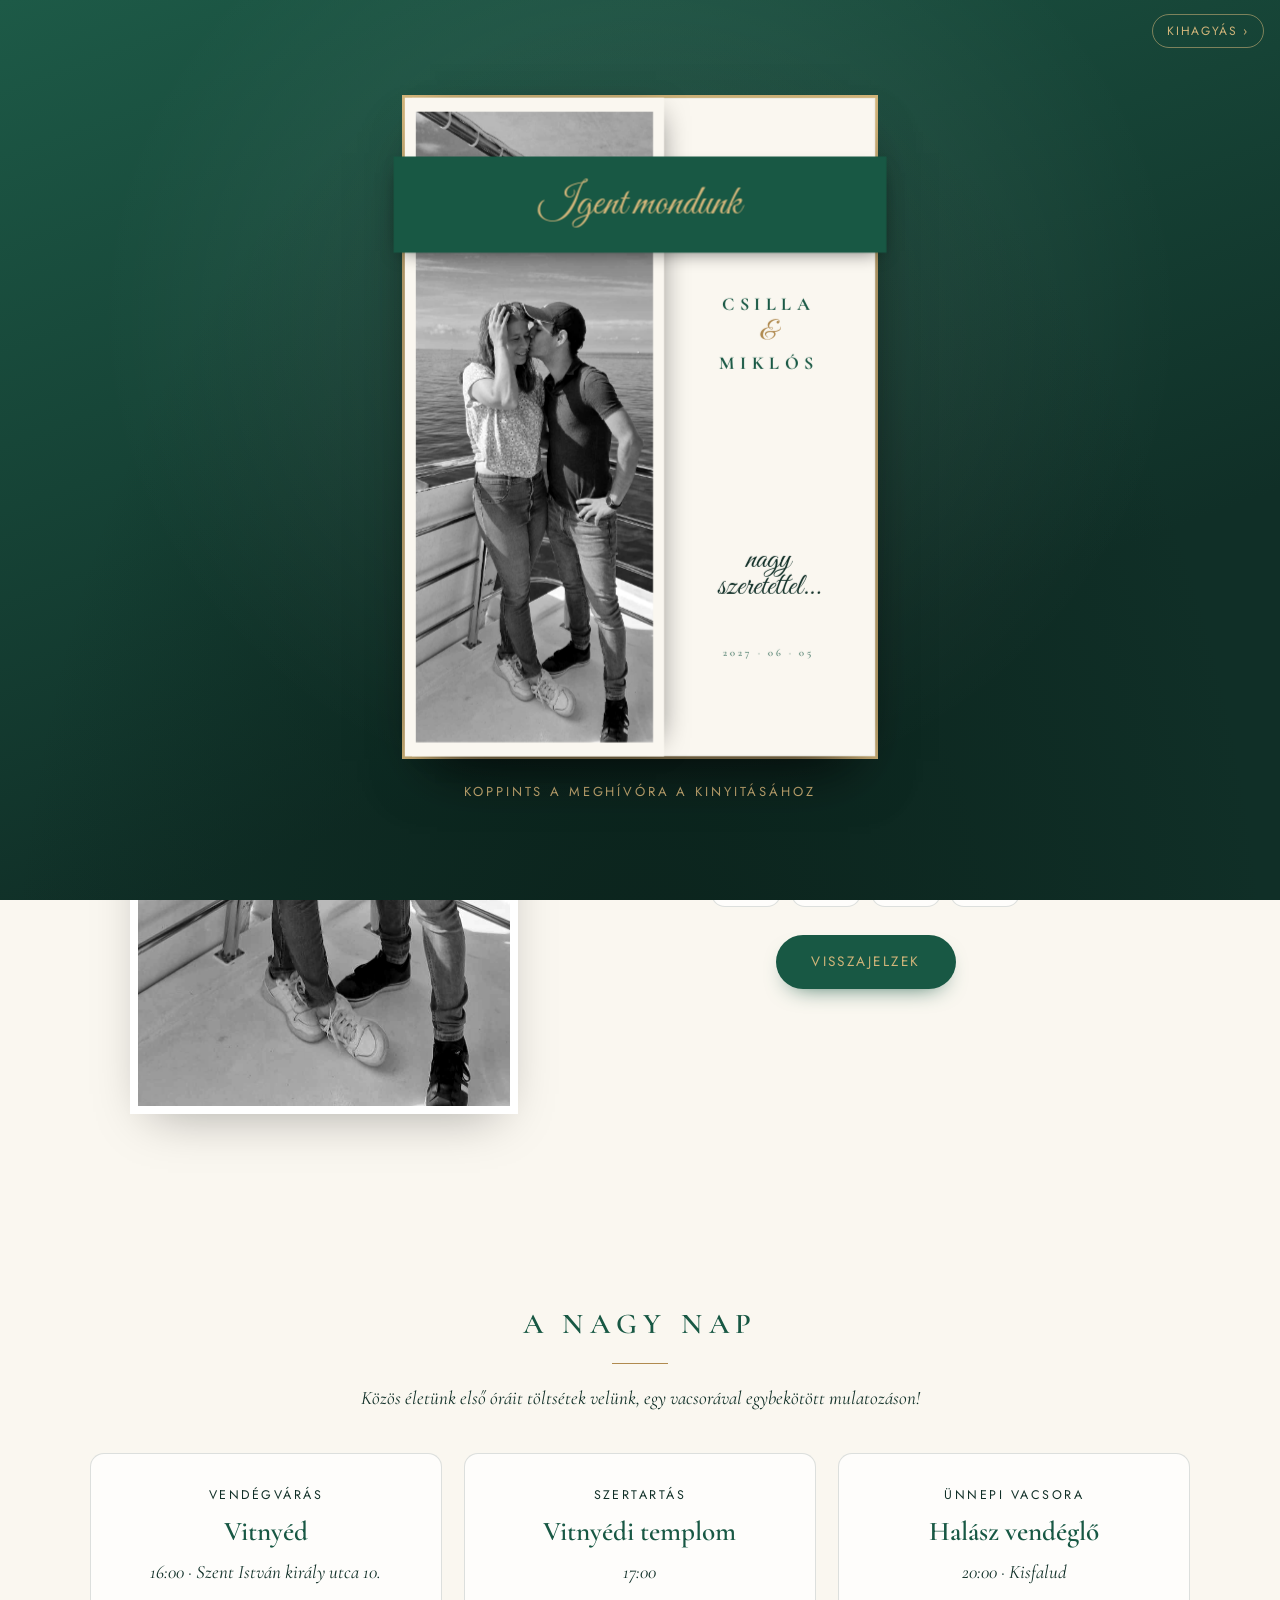
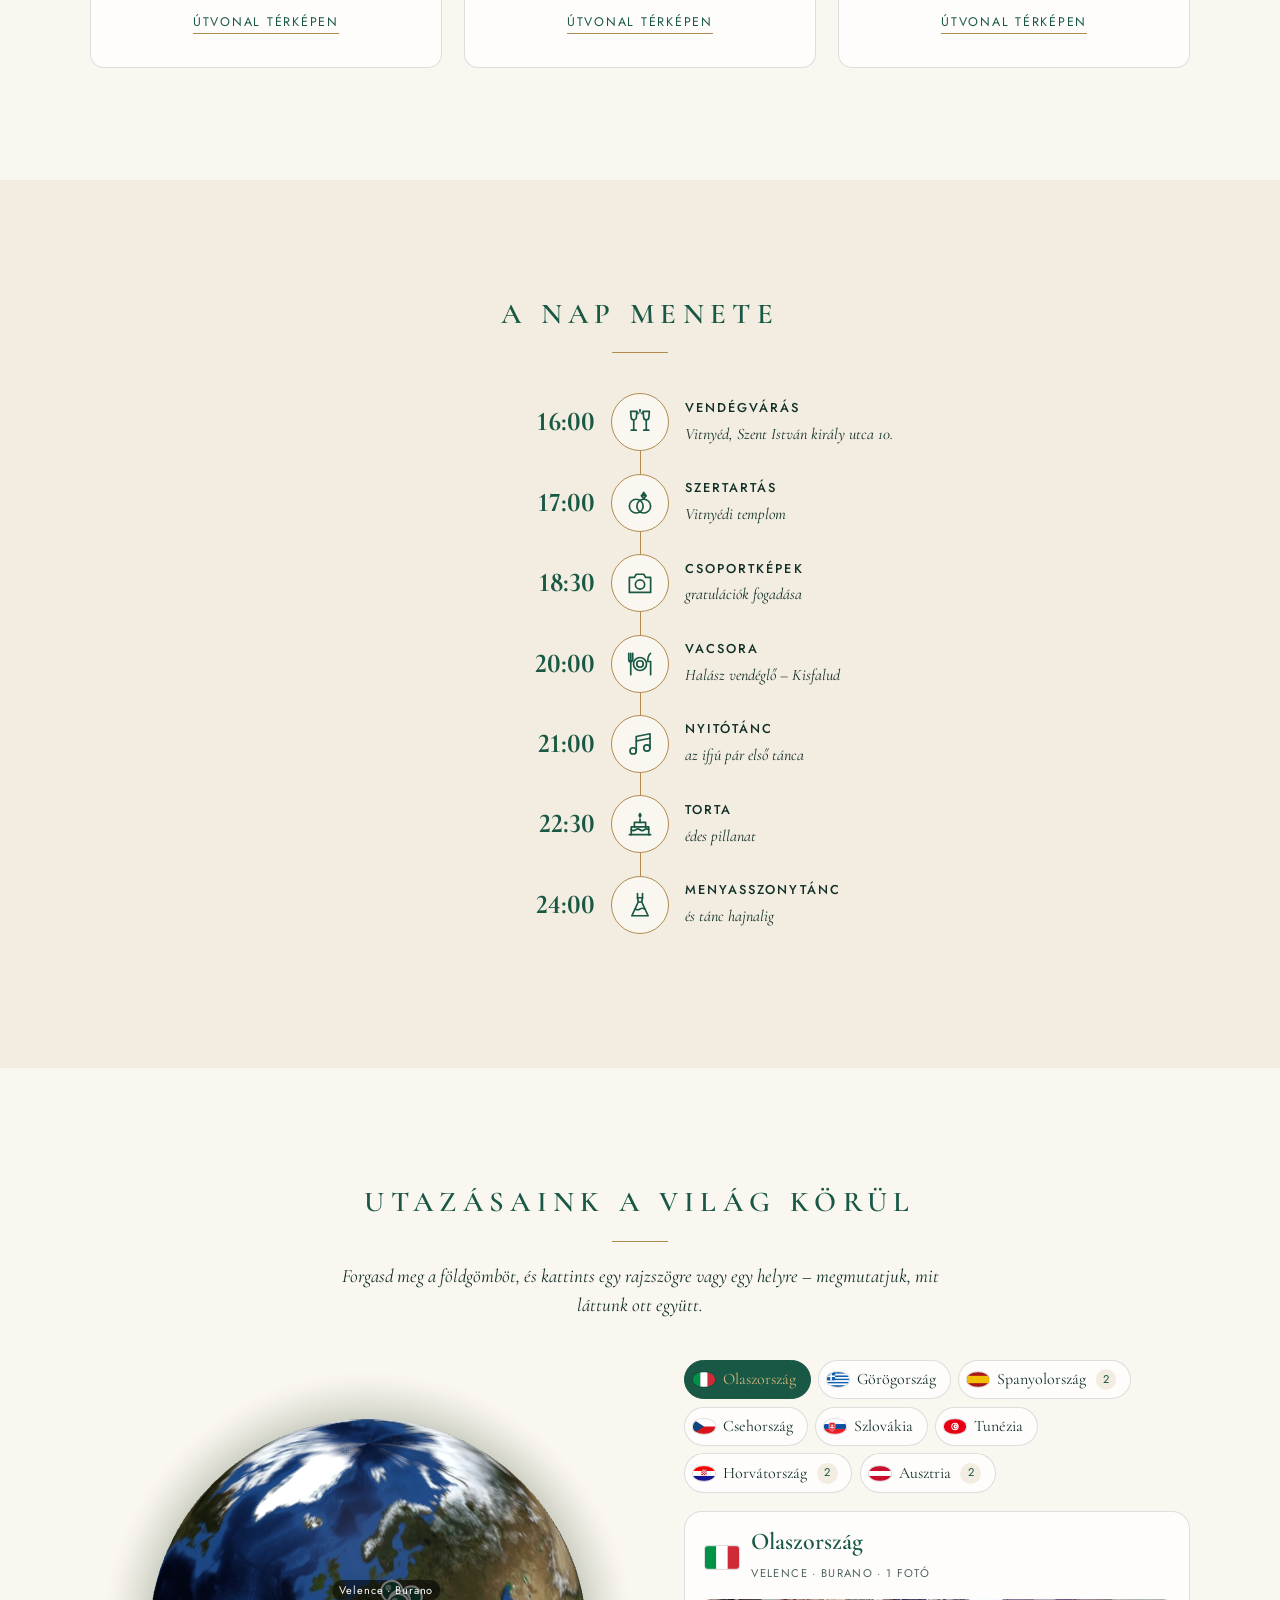
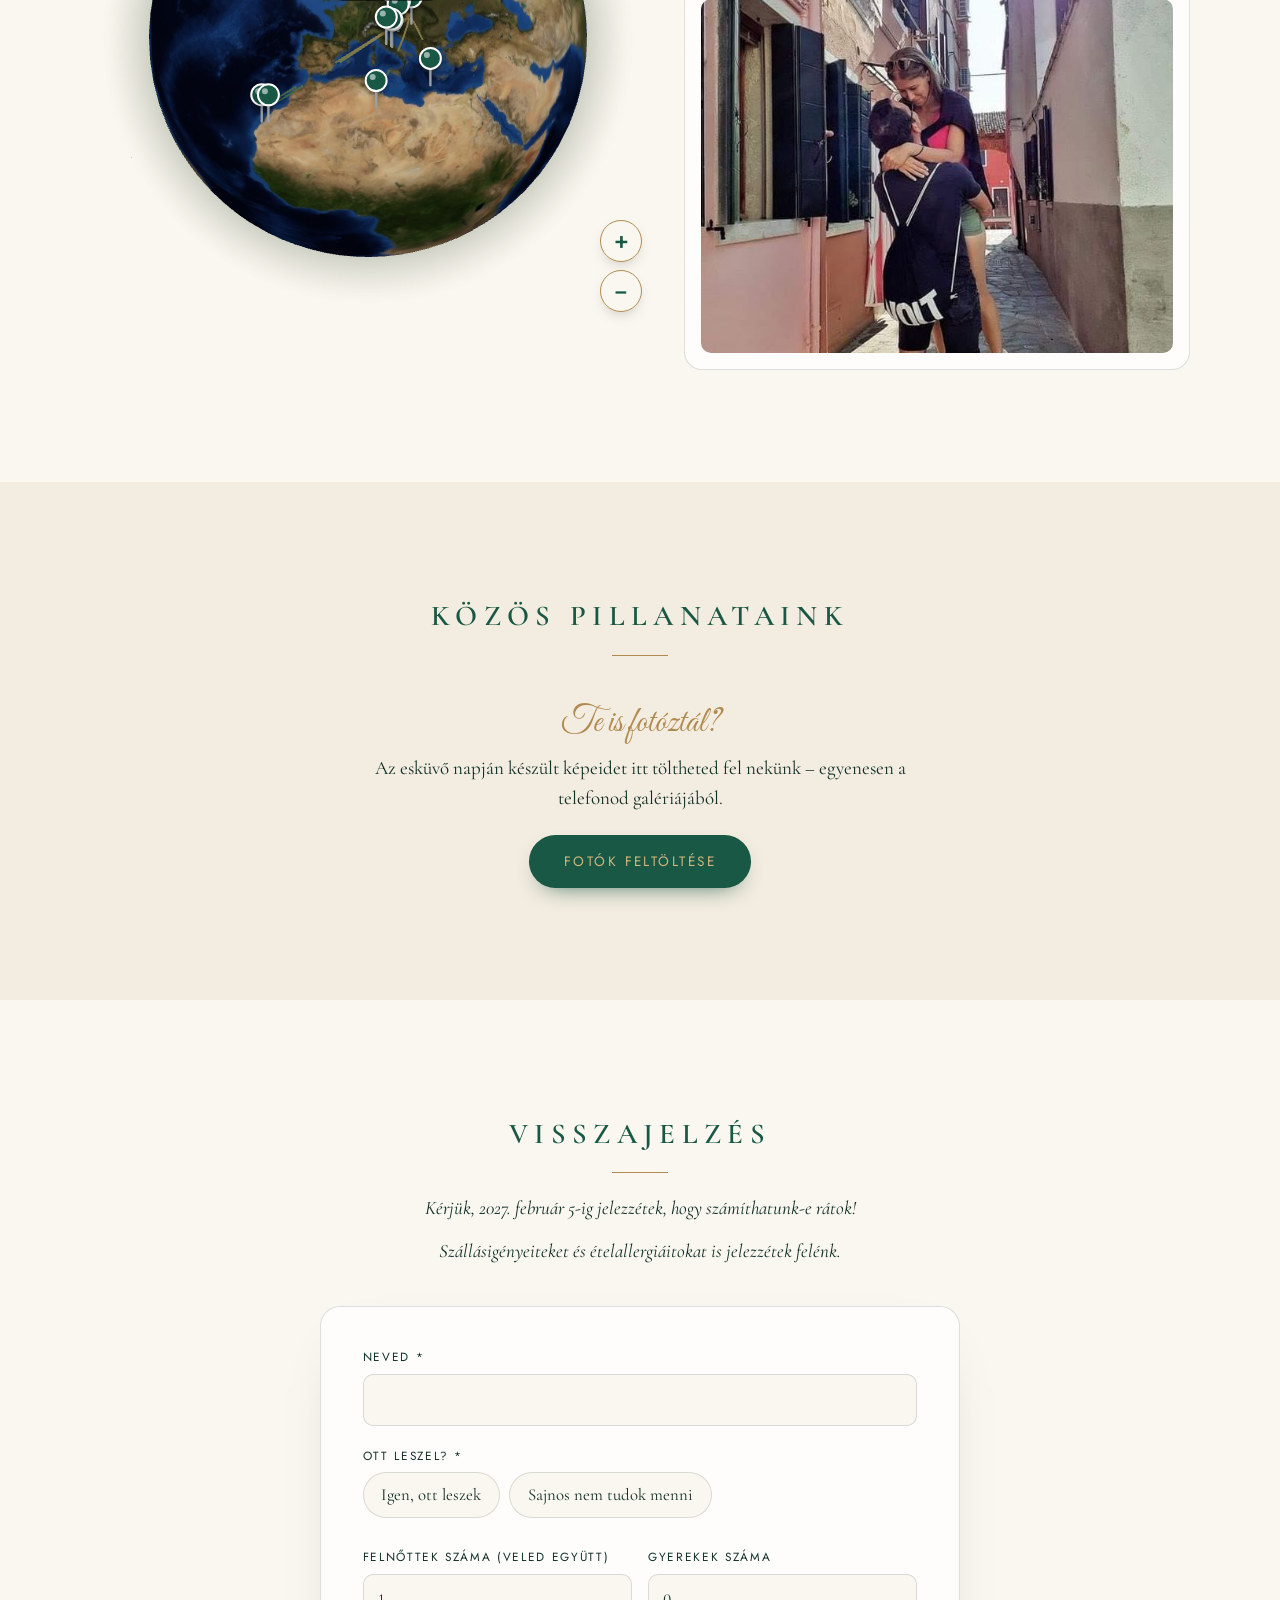
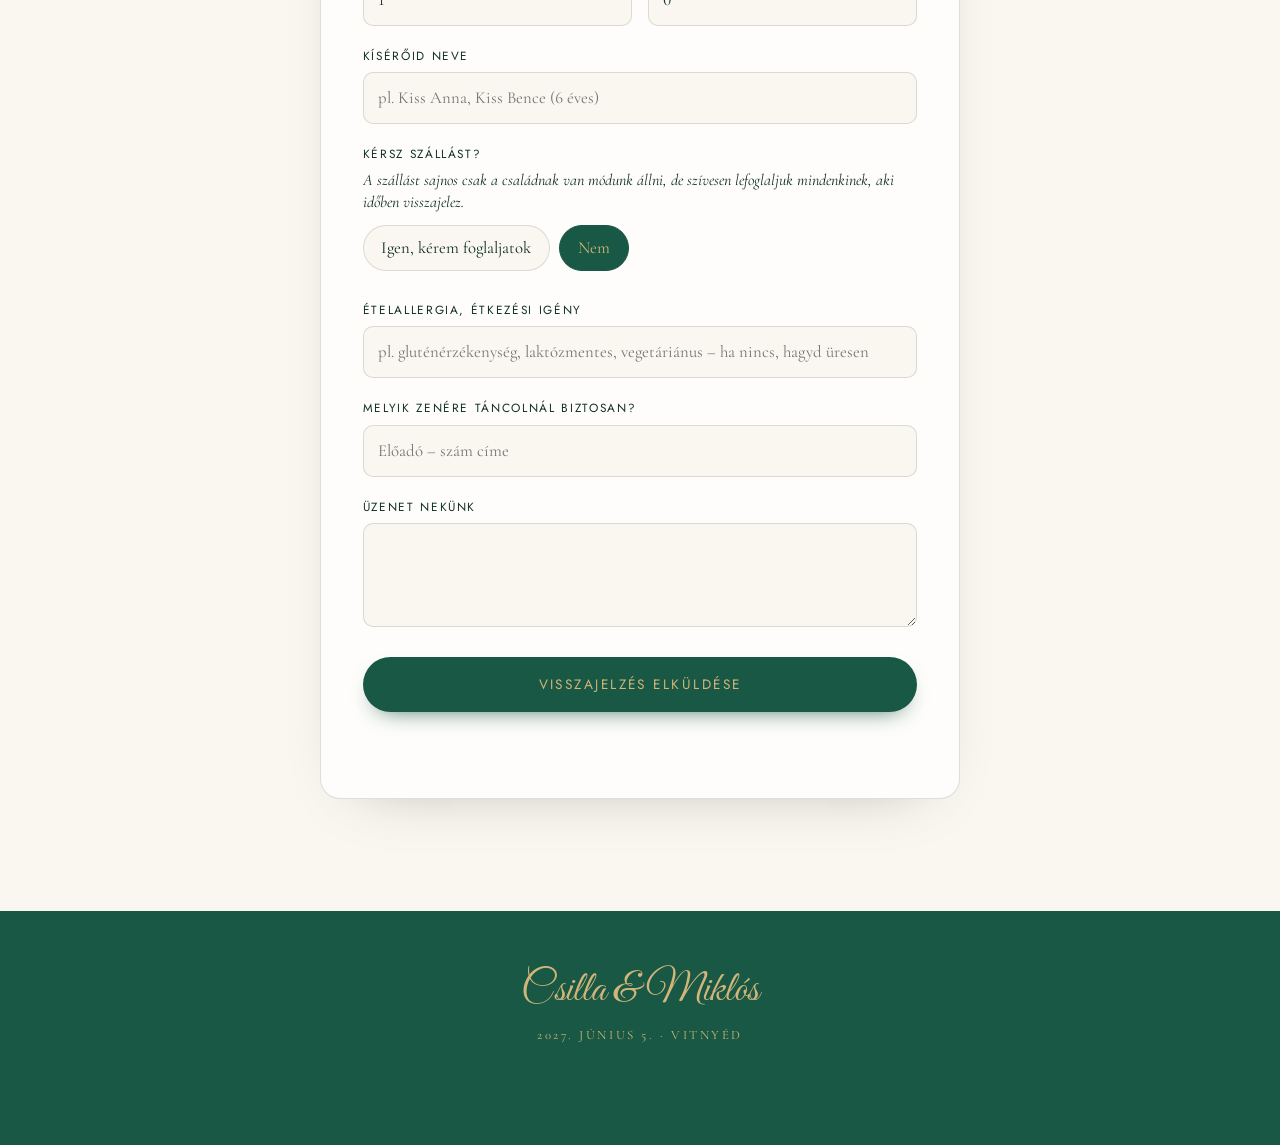
<file: index.html>
<!DOCTYPE html>
<html lang="hu">
<head>
  <meta charset="utf-8">
  <meta name="viewport" content="width=device-width, initial-scale=1, viewport-fit=cover">
  <title>Csilla &amp; Miklós · 2027. június 5.</title>
  <meta name="description" content="Budai Csilla és Vincze Miklós esküvője – 2027. június 5., Vitnyéd">
  <meta name="theme-color" content="#185844">
  <link rel="preconnect" href="https://fonts.googleapis.com">
  <link rel="preconnect" href="https://fonts.gstatic.com" crossorigin>
  <link href="https://fonts.googleapis.com/css2?family=Cormorant+Garamond:ital,wght@0,400;0,500;0,600;0,700;1,400;1,500&family=Great+Vibes&family=Jost:wght@300;400;500&display=swap" rel="stylesheet">
  <link rel="stylesheet" href="css/style.css?v=20261108a">
  <link rel="stylesheet" href="css/intro.css?v=20261108a">
</head>
<body>

  <!-- Navigáció -->
  <header class="nav" id="nav">
    <a class="nav__brand" href="#top">Cs <span>&amp;</span> M</a>
    <nav class="nav__links" aria-label="Főmenü">
      <a href="#reszletek">Részletek</a>
      <a href="#program">Program</a>
      <a href="#utazasaink">Utazásaink</a>
      <a href="#galeria">Galéria</a>
      <a href="#visszajelzes" class="nav__cta">Visszajelzés</a>
    </nav>
  </header>

  <main id="top">

    <!-- Nyitókép -->
    <section class="hero">
      <div class="hero__photo">
        <img src="img/hero.jpg?v=20261108a" alt="Csilla és Miklós" loading="eager">
      </div>
      <div class="band"><span>Igent mondunk</span></div>
      <div class="hero__text">
        <p class="eyebrow">Sok szeretettel meghívunk Benneteket, hogy velünk ünnepeljetek<br class="br-d"> házasságkötésünk alkalmából!</p>
        <h1 class="names">
          <span>Csilla</span>
          <span class="amp">&amp;</span>
          <span>Miklós</span>
        </h1>
        <div class="daterow" aria-label="2027. június 5., szombat">
          <span>Szombat</span><b>05</b><span>Június</span>
        </div>
        <p class="year">2027 · <em>16 órakor</em></p>
        <div class="countdown" id="countdown" aria-live="polite"></div>
        <a class="btn" href="#visszajelzes">Visszajelzek</a>
      </div>
    </section>

    <!-- Részletek -->
    <section class="section" id="reszletek">
      <h2 class="title">A nagy nap</h2>
      <p class="lead" style="margin-top:1.2rem !important">Közös életünk első óráit töltsétek velünk, egy vacsorával egybekötött mulatozáson!</p>
      <div class="cards" id="venues"></div>
    </section>

    <!-- Program -->
    <section class="section section--tint" id="program">
      <h2 class="title">A nap menete</h2>
      <ol class="timeline" id="timeline"></ol>
    </section>

    <!-- Utazások földgömbön -->
    <section class="section" id="utazasaink">
      <h2 class="title">Utazásaink a világ körül</h2>
      <p class="lead">Forgasd meg a földgömböt, és kattints egy rajzszögre vagy egy helyre – megmutatjuk, mit láttunk ott együtt.</p>
      <div class="globe-wrap">
        <div class="globe-box">
          <div id="globe" class="globe" role="img" aria-label="Interaktív földgömb az utazásainkkal"></div>
          <div class="globe-zoom" aria-label="Nagyítás">
            <button type="button" id="zoomIn" aria-label="Nagyítás">+</button>
            <button type="button" id="zoomOut" aria-label="Kicsinyítés">−</button>
          </div>
        </div>
        <aside class="trips">
          <ul class="trip-chips" id="tripList" aria-label="Helyek, ahol jártunk"></ul>
          <div class="trip-detail" id="tripDetail" aria-live="polite"></div>
        </aside>
      </div>
    </section>

    <!-- Galéria -->
    <section class="section section--tint" id="galeria">
      <h2 class="title">Közös pillanataink</h2>
      <div class="gallery" id="gallery"></div>
      <div class="share-cta">
        <p class="script-sub">Te is fotóztál?</p>
        <p>Az esküvő napján készült képeidet itt töltheted fel nekünk – egyenesen a telefonod galériájából.</p>
        <a class="btn" href="foto/">Fotók feltöltése</a>
      </div>
    </section>

    <!-- Visszajelzés -->
    <section class="section" id="visszajelzes">
      <h2 class="title">Visszajelzés</h2>
      <p class="lead" id="rsvpLead">Kérjük, jelezzétek, hogy számíthatunk-e rátok!</p>
      <p class="lead" style="margin-top:-1.6rem !important">Szállásigényeiteket és ételallergiáitokat is jelezzétek felénk.</p>

      <form class="rsvp" id="rsvpForm" novalidate>
        <div class="field">
          <label for="f-name">Neved *</label>
          <input id="f-name" name="nev" type="text" autocomplete="name" required>
        </div>

        <fieldset class="field">
          <legend>Ott leszel? *</legend>
          <div class="choice">
            <label><input type="radio" name="reszvetel" value="Igen, ott leszek" required> <span>Igen, ott leszek</span></label>
            <label><input type="radio" name="reszvetel" value="Sajnos nem tudok menni"> <span>Sajnos nem tudok menni</span></label>
          </div>
        </fieldset>

        <div class="if-yes" id="ifYes">
          <div class="field-row">
            <div class="field">
              <label for="f-adults">Felnőttek száma (veled együtt)</label>
              <input id="f-adults" name="felnottek" type="number" min="1" max="10" value="1" inputmode="numeric">
            </div>
            <div class="field">
              <label for="f-kids">Gyerekek száma</label>
              <input id="f-kids" name="gyerekek" type="number" min="0" max="10" value="0" inputmode="numeric">
            </div>
          </div>

          <div class="field">
            <label for="f-companions">Kísérőid neve</label>
            <input id="f-companions" name="kiserok" type="text" placeholder="pl. Kiss Anna, Kiss Bence (6 éves)">
          </div>

          <fieldset class="field">
            <legend>Kérsz szállást?</legend>
            <p class="note">A szállást sajnos csak a családnak van módunk állni, de szívesen lefoglaljuk mindenkinek, aki időben visszajelez.</p>
            <div class="choice">
              <label><input type="radio" name="szallas" value="Igen, kérem foglaljatok"> <span>Igen, kérem foglaljatok</span></label>
              <label><input type="radio" name="szallas" value="Nem" checked> <span>Nem</span></label>
            </div>
          </fieldset>

          <div class="field">
            <label for="f-allergy">Ételallergia, étkezési igény</label>
            <input id="f-allergy" name="allergia" type="text" placeholder="pl. gluténérzékenység, laktózmentes, vegetáriánus – ha nincs, hagyd üresen">
          </div>

          <div class="field">
            <label for="f-song">Melyik zenére táncolnál biztosan?</label>
            <input id="f-song" name="zene" type="text" placeholder="Előadó – szám címe">
          </div>
        </div>

        <div class="field">
          <label for="f-msg">Üzenet nekünk</label>
          <textarea id="f-msg" name="uzenet" rows="3"></textarea>
        </div>

        <!-- spam elleni csapda: ember nem tölti ki -->
        <input class="hp" type="text" name="weboldal" tabindex="-1" autocomplete="off" aria-hidden="true">

        <button class="btn btn--wide" type="submit" id="rsvpSubmit">Visszajelzés elküldése</button>
        <p class="form-msg" id="formMsg" role="status"></p>
      </form>
    </section>
  </main>

  <footer class="footer">
    <p class="script-sub">Csilla &amp; Miklós</p>
    <p>2027. június 5. · Vitnyéd</p>
  </footer>

  <!-- Képnéző -->
  <div class="lightbox" id="lightbox" hidden role="dialog" aria-modal="true" aria-label="Képnéző">
    <button class="lb__close" id="lbClose" aria-label="Bezárás">×</button>
    <button class="lb__nav lb__prev" id="lbPrev" aria-label="Előző kép">‹</button>
    <figure class="lb__fig">
      <img id="lbImg" alt="">
      <figcaption id="lbCap"></figcaption>
    </figure>
    <button class="lb__nav lb__next" id="lbNext" aria-label="Következő kép">›</button>
    <div class="lb__thumbs" id="lbThumbs"></div>
  </div>

  <script src="js/vendor/globe.gl.min.js" defer></script>
  <script src="js/globe-textures.js" defer></script>
  <script src="js/flags.js?v=20261108a" defer></script>
  <script src="js/config.js?v=20261108a" defer></script>
  <script src="js/intro.js?v=20261108a" defer></script>
  <script src="js/photos.js?v=20261108a" defer></script>
  <script src="js/app.js?v=20261108a" defer></script>
</body>
</html>
</file>
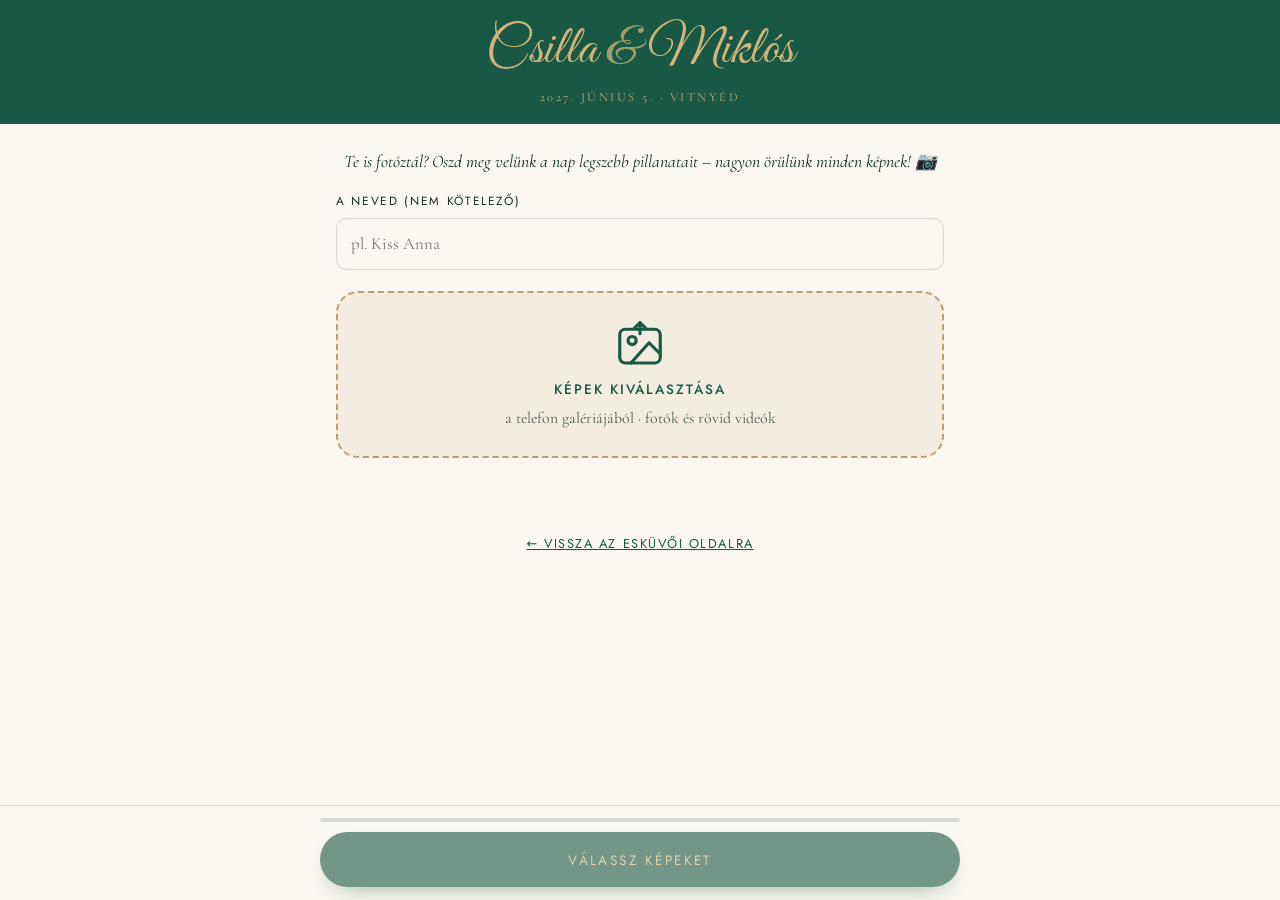
<file: foto/index.html>
<!DOCTYPE html>
<html lang="hu">
<head>
  <meta charset="utf-8">
  <meta name="viewport" content="width=device-width, initial-scale=1, viewport-fit=cover">
  <title>Fotók feltöltése · Csilla &amp; Miklós</title>
  <meta name="description" content="Töltsd fel az esküvőn készült fotóidat Csillának és Miklósnak!">
  <meta name="theme-color" content="#185844">
  <meta name="robots" content="noindex">
  <link rel="preconnect" href="https://fonts.googleapis.com">
  <link rel="preconnect" href="https://fonts.gstatic.com" crossorigin>
  <link href="https://fonts.googleapis.com/css2?family=Cormorant+Garamond:ital,wght@0,400;0,600;0,700;1,400&family=Great+Vibes&family=Jost:wght@300;400;500&display=swap" rel="stylesheet">
  <link rel="stylesheet" href="../css/style.css?v=20261107h">
  <style>
    body { min-height: 100svh; display: flex; flex-direction: column; }
    .up-head { background: var(--band); color: var(--band-text); text-align: center; padding: 1.4rem 1rem 1.1rem; }
    .up-head .names { color: var(--band-text); font-size: clamp(2.4rem, 9vw, 3.4rem); line-height: 1.05; }
    .up-head .names span { display: inline; font-size: inherit; }
    .up-head p { margin: .5rem 0 0; letter-spacing: .2em; text-transform: uppercase; font-size: .78rem; opacity: .9; }
    .up-main { flex: 1; width: 100%; max-width: 640px; margin: 0 auto; padding: 1.6rem 1rem 7rem; }
    .up-lead { text-align: center; font-style: italic; margin: 0 0 1.1rem; font-size: 1.1rem; line-height: 1.4; }
    .picker {
      display: grid; place-items: center; gap: .4rem; text-align: center; cursor: pointer;
      border: 2px dashed color-mix(in srgb, var(--rule) 80%, transparent); border-radius: 22px;
      background: var(--tint); padding: 1.6rem 1rem; transition: border-color .2s, background .2s;
    }
    .picker:hover, .picker.drag { border-color: var(--accent); background: color-mix(in srgb, var(--rule) 18%, var(--bg)); }
    .picker svg { width: 54px; height: 54px; color: var(--accent); }
    .picker b { font-family: var(--sans); font-weight: 500; letter-spacing: .14em; text-transform: uppercase; font-size: .85rem; color: var(--accent); }
    .picker small { opacity: .75; }
    .picker input { position: absolute; width: 1px; height: 1px; opacity: 0; }
    .grid { display: grid; grid-template-columns: repeat(auto-fill, minmax(96px, 1fr)); gap: .5rem; margin: 1.2rem 0; }
    .thumb { position: relative; aspect-ratio: 1; border-radius: 12px; overflow: hidden; background: var(--tint); }
    .thumb img, .thumb video { width: 100%; height: 100%; object-fit: cover; display: block; }
    .thumb .x { position: absolute; top: 4px; right: 4px; width: 26px; height: 26px; border-radius: 50%; border: 0; cursor: pointer;
      background: rgba(0,0,0,.55); color: #fff; font-size: 16px; line-height: 26px; padding: 0; }
    .thumb .bar { position: absolute; left: 0; bottom: 0; height: 5px; width: 0; background: var(--band); transition: width .3s; }
    .thumb .st { position: absolute; inset: 0; display: grid; place-items: center; font-size: 1.9rem; color: #fff; background: rgba(0,0,0,.35); opacity: 0; transition: opacity .3s; }
    .thumb.done .st { opacity: 1; background: color-mix(in srgb, var(--band) 55%, transparent); }
    .thumb.err .st { opacity: 1; background: rgba(179,38,30,.6); }
    .thumb.done .x, .thumb.busy .x { display: none; }
    .thumb.busy::after { content: ""; position: absolute; inset: 0; background: rgba(255,255,255,.35); }
    .thumb .vid { position: absolute; left: 6px; bottom: 8px; font-family: var(--sans); font-size: .65rem; color: #fff; background: rgba(0,0,0,.5); padding: 1px 6px; border-radius: 99px; }
    .summary { text-align: center; font-family: var(--sans); font-size: .8rem; letter-spacing: .08em; opacity: .8; min-height: 1.2em; }
    .bar-fixed {
      position: fixed; left: 0; right: 0; bottom: 0; padding: .8rem 1rem max(.8rem, env(safe-area-inset-bottom));
      background: color-mix(in srgb, var(--bg) 92%, transparent); backdrop-filter: blur(8px); border-top: 1px solid var(--line);
    }
    .bar-fixed .btn { display: block; max-width: 640px; margin: 0 auto; width: 100%; }
    .total { height: 4px; max-width: 640px; margin: 0 auto .6rem; background: var(--line); border-radius: 99px; overflow: hidden; }
    .total i { display: block; height: 100%; width: 0; background: var(--band); transition: width .3s; }
    .thanks { text-align: center; padding: 1rem 0; }
    .thanks .script-sub { margin: 0; }
    .back { display: block; text-align: center; margin-top: 1.4rem; font-family: var(--sans); font-size: .8rem; letter-spacing: .12em; text-transform: uppercase; }
    .theme { bottom: 6.2rem; }
  </style>
</head>
<body>
  <header class="up-head">
    <h1 class="names" style="margin:0">Csilla <span style="opacity:.75">&amp;</span> Miklós</h1>
    <p>2027. június 5. · Vitnyéd</p>
  </header>

  <main class="up-main">
    <p class="up-lead">Te is fotóztál? Oszd meg velünk a nap legszebb pillanatait – nagyon örülünk minden képnek! 📷</p>

    <div class="field">
      <label for="who">A neved (nem kötelező)</label>
      <input id="who" type="text" autocomplete="name" placeholder="pl. Kiss Anna">
    </div>

    <label class="picker" id="picker">
      <svg viewBox="0 0 24 24" fill="none" stroke="currentColor" stroke-width="1.4" stroke-linecap="round" stroke-linejoin="round" aria-hidden="true">
        <rect x="3" y="5" width="18" height="15" rx="2.5"/><circle cx="8.5" cy="10" r="1.8"/><path d="m21 16-5-5-8 9"/><path d="M12 2v5M9.5 4.5 12 2l2.5 2.5"/>
      </svg>
      <b>Képek kiválasztása</b>
      <small>a telefon galériájából · fotók és rövid videók</small>
      <input id="files" type="file" accept="image/*,video/*" multiple>
    </label>

    <div class="grid" id="grid"></div>
    <p class="summary" id="summary"></p>
    <div class="thanks" id="thanks" hidden>
      <p class="script-sub">Köszönjük!</p>
      <p>A képeid megérkeztek hozzánk. Ha van még, nyugodtan válassz újakat.</p>
    </div>
    <a class="back" href="../">← Vissza az esküvői oldalra</a>
  </main>

  <div class="bar-fixed">
    <div class="total"><i id="total"></i></div>
    <button class="btn btn--wide" id="send" disabled>Válassz képeket</button>
  </div>


  <script src="../js/config.js?v=20261107h"></script>
  <script src="upload.js?v=20261107h"></script>
</body>
</html>
</file>
<file: css/style.css>
/* ==========================================================
   Csilla & Miklós – esküvői weboldal
   A színeket a js/config.js palettái állítják (CSS változók).
   ========================================================== */

:root {
  --bg: #FAF7F0;
  --band: #185844;
  --band-text: #D2B57A;
  --accent: #185844;
  --rule: #B08A4F;
  --text: #102F27;
  --tint: color-mix(in srgb, var(--rule) 10%, var(--bg));
  --card: color-mix(in srgb, #fff 70%, var(--bg));
  --line: color-mix(in srgb, var(--text) 14%, transparent);

  --script: "Great Vibes", cursive;
  --serif: "Cormorant Garamond", Georgia, serif;
  --sans: "Jost", system-ui, sans-serif;

  --radius: 14px;
  --maxw: 1100px;
  --ease: cubic-bezier(.2,.7,.2,1);
}

*, *::before, *::after { box-sizing: border-box; }
html { scroll-behavior: smooth; scroll-padding-top: 72px; overflow-x: clip; }
body { overflow-x: clip; }
body {
  margin: 0;
  background: var(--bg);
  color: var(--text);
  font-family: var(--serif);
  font-size: 19px;
  line-height: 1.55;
  -webkit-font-smoothing: antialiased;
  transition: background .5s var(--ease), color .5s var(--ease);
}
img { max-width: 100%; display: block; }
a { color: var(--accent); }

/* ---------- Navigáció ---------- */
.nav {
  position: sticky; top: 0; z-index: 50;
  display: flex; align-items: center; justify-content: space-between; gap: 1rem;
  padding: .7rem clamp(1rem, 4vw, 2.5rem);
  background: color-mix(in srgb, var(--band) 94%, transparent);
  backdrop-filter: blur(10px); -webkit-backdrop-filter: blur(10px);
  box-shadow: 0 6px 24px -14px rgba(0,0,0,.45);
  transition: background .5s var(--ease);
}
.nav__brand {
  font-family: var(--script); font-size: 1.9rem; line-height: 1;
  color: var(--band-text); text-decoration: none; white-space: nowrap;
}
.nav__brand span { color: var(--band-text); opacity: .75; }
.nav__links {
  display: flex; gap: clamp(.6rem, 2vw, 1.6rem); align-items: center;
  overflow-x: auto; scrollbar-width: none;
}
.nav__links::-webkit-scrollbar { display: none; }
.nav__links a {
  font-family: var(--sans); font-size: .78rem; letter-spacing: .14em; text-transform: uppercase;
  color: var(--band-text); opacity: .85; text-decoration: none; white-space: nowrap; padding: .3rem 0;
  transition: opacity .2s;
}
.nav__links a:hover { opacity: 1; }
.nav__cta { border: 1px solid var(--band-text); border-radius: 999px; padding: .35rem .9rem !important; opacity: 1 !important; }
.nav__cta:hover { background: var(--band-text); color: var(--band) !important; }

/* ---------- Nyitókép ---------- */
.hero {
  position: relative;
  max-width: var(--maxw); margin: 0 auto;
  display: grid; grid-template-columns: minmax(240px, 38%) 1fr;
  gap: clamp(1.5rem, 5vw, 4rem); align-items: center;
  padding: clamp(2rem, 6vw, 5rem) clamp(1rem, 4vw, 2.5rem);
  min-height: min(calc(100svh - 60px), 880px);
}
.hero__photo { position: relative; z-index: 1; }
.hero__photo img {
  width: 100%; aspect-ratio: 3/7.6; object-fit: cover; object-position: 56% 40%;
  filter: grayscale(1) contrast(1.08);
  border: 8px solid var(--card); box-shadow: 0 18px 50px -20px rgba(0,0,0,.35);
}
.band {
  position: absolute; left: 0; right: 0; top: clamp(4rem, 9vw, 8rem); z-index: 2;
  height: clamp(64px, 9vw, 96px);
  background: var(--band);
  display: flex; align-items: center; justify-content: center;
  box-shadow: 0 10px 30px -18px rgba(0,0,0,.5);
  transition: background .5s var(--ease);
}
.band span { font-family: var(--script); color: var(--band-text); font-size: clamp(2rem, 5vw, 3.4rem); transition: color .5s var(--ease); }
.hero__text { text-align: center; position: relative; z-index: 3; padding-top: clamp(3rem, 7vw, 6rem); }
.eyebrow { font-size: 1.05rem; margin: 0 0 1rem; }
.names { margin: 0; font-weight: 400; font-family: var(--script); color: var(--accent); line-height: .95; }
.names span { display: block; font-size: clamp(4rem, 10vw, 7rem); }
.names .amp { font-size: clamp(2.4rem, 5vw, 3.6rem); color: var(--rule); }
.daterow {
  display: inline-grid; grid-template-columns: 1fr auto 1fr; align-items: center;
  margin: 1.8rem auto .4rem; font-family: var(--serif);
}
.daterow span { font-weight: 600; letter-spacing: .22em; text-transform: uppercase; font-size: 1rem; padding: 0 1.1rem; }
.daterow span:first-child { text-align: right; }
.daterow b {
  font-size: 3rem; color: var(--accent); font-weight: 700; line-height: 1;
  padding: .1rem 1.1rem; border-left: 1px solid var(--rule); border-right: 1px solid var(--rule);
  font-variant-numeric: lining-nums;
}
.year { letter-spacing: .25em; text-transform: uppercase; font-size: .85rem; margin: .4rem 0 1.4rem; }
.year em { text-transform: none; letter-spacing: 0; font-size: 1.1rem; }

.countdown { display: flex; justify-content: center; gap: .6rem; margin: 0 0 1.8rem; flex-wrap: wrap; }
.countdown div {
  min-width: 70px; padding: .6rem .5rem; border-radius: var(--radius);
  background: var(--card); border: 1px solid var(--line);
}
.countdown b { display: block; font-size: 1.8rem; color: var(--accent); line-height: 1.1; font-variant-numeric: lining-nums tabular-nums; }
.countdown small { font-family: var(--sans); font-size: .62rem; letter-spacing: .16em; text-transform: uppercase; }

.btn {
  display: inline-block; cursor: pointer; border: 0;
  font-family: var(--sans); font-size: .85rem; letter-spacing: .18em; text-transform: uppercase;
  color: var(--band-text); background: var(--band);
  padding: 1rem 2.2rem; border-radius: 999px; text-decoration: none;
  box-shadow: 0 10px 24px -14px var(--band);
  transition: transform .2s var(--ease), box-shadow .2s var(--ease), background .5s var(--ease);
}
.btn:hover { transform: translateY(-2px); box-shadow: 0 16px 30px -14px var(--band); }
.btn:disabled { opacity: .6; cursor: wait; transform: none; }
.btn--wide { width: 100%; padding: 1.1rem; }

/* ---------- Szekciók ---------- */
.section { padding: clamp(3.5rem, 9vw, 7rem) clamp(1rem, 4vw, 2.5rem); }
.section > * { max-width: var(--maxw); margin-left: auto; margin-right: auto; }
.section--tint { background: var(--tint); }
.title {
  text-align: center; margin: 0 auto .3rem; font-weight: 600; color: var(--accent);
  letter-spacing: .22em; text-transform: uppercase; font-size: clamp(1.3rem, 3vw, 1.8rem);
}
.title::after { content: ""; display: block; width: 56px; height: 1px; margin: 1rem auto 0; background: var(--rule); }
.script-sub { text-align: center; font-family: var(--script); font-size: 2.2rem; color: var(--rule); margin: .6rem 0 2rem; }
.lead { text-align: center; max-width: 620px !important; margin: 1.2rem auto 2.5rem !important; font-style: italic; }

/* helyszín kártyák */
.cards { display: grid; grid-template-columns: repeat(auto-fit, minmax(260px, 1fr)); gap: 1.4rem; }
.card {
  background: var(--card); border: 1px solid var(--line); border-radius: var(--radius);
  padding: 2rem 1.6rem; text-align: center;
}
.card h3 { margin: 0; font-family: var(--sans); font-weight: 400; font-size: .78rem; letter-spacing: .2em; text-transform: uppercase; }
.card .place { font-size: 1.7rem; color: var(--accent); margin: .4rem 0 .2rem; font-weight: 600; }
.card .when { font-style: italic; margin: 0 0 1.2rem; }
.card a { font-family: var(--sans); font-size: .78rem; letter-spacing: .14em; text-transform: uppercase; text-decoration: none; border-bottom: 1px solid var(--rule); padding-bottom: 2px; }

/* idővonal */
.timeline { list-style: none; padding: 0; margin: 2.5rem auto 0; max-width: 560px !important; position: relative; }
.timeline::before { content: ""; position: absolute; left: 50%; top: 1.6rem; bottom: 1.6rem; width: 1px; background: var(--rule); }
.timeline li { display: grid; grid-template-columns: minmax(0,1fr) 58px minmax(0,1fr); align-items: center; margin: 0 0 1.4rem; }
.timeline .ico {
  width: 58px; height: 58px; border-radius: 50%; justify-self: center; position: relative; z-index: 1;
  display: grid; place-items: center; color: var(--accent);
  background: var(--bg); border: 1.5px solid var(--rule);
  transition: transform .3s var(--ease), background .3s, color .3s;
}
.timeline .ico svg { width: 30px; height: 30px; }
.timeline li:hover .ico { transform: scale(1.08); background: var(--band); color: var(--band-text); border-color: var(--band); }
.timeline .t { text-align: right; font-size: 1.7rem; font-weight: 700; color: var(--accent); padding-right: 1rem; font-variant-numeric: lining-nums; }
.timeline .d { padding-left: 1rem; }
.timeline .d b { display: block; font-family: var(--sans); font-weight: 500; letter-spacing: .16em; text-transform: uppercase; font-size: .8rem; }
.timeline .d i { font-size: 1rem; }

/* földgömb */
.globe-wrap { display: grid; grid-template-columns: minmax(0, 1.1fr) minmax(0, 1fr); gap: clamp(1.2rem, 3vw, 2.5rem); align-items: start; }
.globe {
  width: 100%; max-width: 620px; aspect-ratio: 1; margin: 0 auto;
  cursor: grab; touch-action: pan-y; border-radius: 50%;
  background: radial-gradient(circle at 50% 50%, color-mix(in srgb, var(--rule) 22%, transparent), transparent 68%);
}
.globe:active { cursor: grabbing; }
.globe-box { position: relative; width: 100%; min-width: 0; max-width: 620px; margin: 0 auto; }
.globe-zoom { position: absolute; right: 4px; bottom: 4px; display: grid; gap: 8px; z-index: 2; }
.globe-zoom button {
  width: 42px; height: 42px; border-radius: 50%; border: 1px solid var(--rule); cursor: pointer;
  background: color-mix(in srgb, var(--bg) 88%, transparent); color: var(--accent);
  font: 500 1.45rem/1 var(--sans); display: grid; place-items: center; box-shadow: 0 6px 16px -8px rgba(0,0,0,.35);
  -webkit-tap-highlight-color: transparent; touch-action: manipulation;
}
.globe-zoom button:hover, .globe-zoom button:active { background: var(--band); color: var(--band-text); border-color: var(--band); }
.globe canvas { outline: none; }

.flag { width: 26px; height: 17px; flex: none; border-radius: 3px; box-shadow: 0 0 0 1px rgba(0,0,0,.12); display: inline-block; }
.flag--txt { font-family: var(--sans); font-size: .62rem; display: inline-grid; place-items: center; background: var(--tint); }

.trips { display: grid; gap: 1.1rem; align-content: start; min-width: 0; }
.trip-chips { list-style: none; margin: 0; padding: 0; display: flex; flex-wrap: wrap; gap: .45rem; }
.trip-chips button {
  display: inline-flex; align-items: center; gap: .5rem; cursor: pointer;
  font: inherit; font-size: 1rem; color: var(--text); background: var(--card);
  border: 1px solid var(--line); border-radius: 999px; padding: .4rem .85rem .4rem .5rem;
  transition: border-color .2s, background .2s, color .2s;
}
.trip-chips .flag { width: 22px; height: 15px; border-radius: 50px / 30px; }
.trip-chips button:hover { border-color: var(--accent); }
.trip-chips button[aria-pressed=true] { background: var(--band); color: var(--band-text); border-color: var(--band); }

.trip-detail {
  background: var(--card); border: 1px solid var(--line); border-radius: calc(var(--radius) + 4px);
  padding: 1rem; min-height: 260px;
}
.trip-detail.swap { animation: swapIn .45s var(--ease); }
@keyframes swapIn { from { opacity: 0; transform: translateY(10px); } }
.trip-head { display: flex; align-items: center; gap: .8rem; margin: .1rem .2rem .9rem; }
.trip-head .flag { width: 34px; height: 23px; }
.trip-head h3 { margin: 0; font-size: 1.5rem; font-weight: 600; color: var(--accent); line-height: 1.1; }
.trip-head small { font-family: var(--sans); font-size: .7rem; letter-spacing: .12em; text-transform: uppercase; opacity: .75; }

.tiles { display: grid; grid-template-columns: repeat(3, 1fr); grid-auto-rows: 1fr; gap: .5rem; }
.tile {
  position: relative; aspect-ratio: 1; padding: 0; border: 0; border-radius: 10px; overflow: hidden;
  cursor: zoom-in; background: var(--tint);
  animation: tileIn .5s var(--ease) both;
}
.tile:nth-child(2) { animation-delay: .05s; } .tile:nth-child(3) { animation-delay: .1s; }
.tile:nth-child(4) { animation-delay: .15s; } .tile:nth-child(5) { animation-delay: .2s; }
.tile:nth-child(n+6) { animation-delay: .25s; }
@keyframes tileIn { from { opacity: 0; transform: scale(.94); } }
.tile img { width: 100%; height: 100%; object-fit: cover; transition: transform .5s var(--ease); }
.tile:hover img { transform: scale(1.06); }
/* elrendezés a képek számától függően */
.tiles--1 { grid-template-columns: 1fr; }
.tiles--1 .tile { aspect-ratio: 4/3; }
.tiles--2 { grid-template-columns: 1fr 1fr; }
.tiles--2 .tile { aspect-ratio: 3/4; }
.tiles--3 .tile:first-child, .tiles--5 .tile:first-child { grid-column: span 2; grid-row: span 2; }
.tiles--4 { grid-template-columns: 1fr 1fr; }
.tile--empty {
  grid-column: 1 / -1; aspect-ratio: 2/1; cursor: default; animation: none;
  display: grid; place-items: center; text-align: center; font-style: italic;
  border: 1.5px dashed color-mix(in srgb, var(--rule) 70%, transparent); background: var(--tint);
}

/* rajzszög a földgömbön */
.pin { cursor: pointer; pointer-events: auto; transform: translate(-50%, -100%); transition: transform .2s var(--ease); }
.pin:hover, .pin.is-active { transform: translate(-50%, -100%) scale(1.3); }
.pin.is-active .pin__label { opacity: 1; }
.pin.is-active { transform: translate(-50%, -100%) scale(1.15); }
.pin.is-focus { transform: translate(-50%, -100%) scale(1.35); z-index: 2; }
.chip-n { font-family: var(--sans); font-size: .7rem; min-width: 1.3rem; height: 1.3rem; display: inline-grid; place-items: center;
  border-radius: 99px; background: var(--tint); color: var(--accent); margin-left: .1rem; }
.trip-chips button[aria-pressed=true] .chip-n { background: var(--band-text); color: var(--band); }
.trip-place { margin-top: .9rem; padding-top: .8rem; border-top: 1px solid var(--line); scroll-margin-top: 90px; }
.trip-place:first-of-type { margin-top: 0; padding-top: 0; border-top: 0; }
.trip-place h4 { display: flex; align-items: center; gap: .5rem; margin: 0 .2rem .6rem; font-size: 1.15rem; font-weight: 600; color: var(--accent); }
.trip-place h4 small { margin-left: auto; font-family: var(--sans); font-size: .65rem; letter-spacing: .12em; text-transform: uppercase; color: var(--text); opacity: .7; font-weight: 400; }
.trip-place .dot { width: 9px; height: 9px; border-radius: 50%; background: var(--band); flex: none; }
.trip-place.is-focus h4 { text-decoration: underline; text-decoration-color: var(--rule); text-underline-offset: 4px; }
.trip-place .tile--empty { aspect-ratio: 3/1; }
.pin svg { width: 30px; height: 40px; filter: drop-shadow(0 3px 3px rgba(0,0,0,.45)); }
.pin__label {
  position: absolute; left: 50%; bottom: 100%; transform: translateX(-50%);
  white-space: nowrap; font-family: var(--sans); font-size: 11px; letter-spacing: .08em;
  color: #fff; background: rgba(0,0,0,.55); padding: 2px 7px; border-radius: 999px; margin-bottom: 4px;
  opacity: 0; transition: opacity .2s;
}
.pin:hover .pin__label { opacity: 1; }

/* galéria */
.gallery { columns: 3 260px; column-gap: 1rem; }
.gallery button {
  display: block; width: 100%; margin: 0 0 1rem; padding: 0; border: 0; cursor: zoom-in;
  background: none; border-radius: 10px; overflow: hidden; break-inside: avoid;
}
.gallery img { width: 100%; height: auto; transition: transform .5s var(--ease), filter .5s; }
.gallery button:hover img { transform: scale(1.04); }

.share-cta { text-align: center; margin-top: 2.5rem !important; max-width: 560px !important; }
.share-cta .script-sub { margin: 0 0 .2rem; }
.share-cta p { margin: 0 0 1.4rem; }

/* ---------- Visszajelzés ---------- */
.rsvp {
  max-width: 640px !important; background: var(--card); border: 1px solid var(--line);
  border-radius: calc(var(--radius) + 6px); padding: clamp(1.4rem, 4vw, 2.6rem);
  box-shadow: 0 20px 60px -40px rgba(0,0,0,.35);
}
.field { border: 0; padding: 0; margin: 0 0 1.3rem; min-width: 0; }
.field label, .field legend {
  display: block; font-family: var(--sans); font-size: .74rem; letter-spacing: .14em; text-transform: uppercase;
  margin-bottom: .45rem; padding: 0;
}
.field-row { display: grid; grid-template-columns: 1fr 1fr; gap: 1rem; }
input[type=text], input[type=email], input[type=tel], input[type=number], textarea {
  width: 100%; font: inherit; font-size: 1.05rem; color: var(--text);
  background: var(--bg); border: 1px solid var(--line); border-radius: 10px;
  padding: .75rem .9rem; transition: border-color .2s, box-shadow .2s; font-variant-numeric: lining-nums;
}
input:focus, textarea:focus { outline: none; border-color: var(--accent); box-shadow: 0 0 0 3px color-mix(in srgb, var(--accent) 18%, transparent); }
.choice { display: flex; gap: .6rem; flex-wrap: wrap; margin-bottom: .6rem; }
.choice label { margin: 0; cursor: pointer; text-transform: none; letter-spacing: 0; font-family: var(--serif); font-size: 1.05rem; }
.choice input { position: absolute; opacity: 0; pointer-events: none; }
.choice span {
  display: inline-block; padding: .55rem 1.1rem; border-radius: 999px;
  border: 1px solid var(--line); background: var(--bg); transition: all .2s;
}
.choice input:checked + span { background: var(--band); color: var(--band-text); border-color: var(--band); }
.choice input:focus-visible + span { box-shadow: 0 0 0 3px color-mix(in srgb, var(--accent) 25%, transparent); }
.if-yes { overflow: hidden; transition: opacity .3s; }
.if-yes.is-hidden { display: none; }
.hp { position: absolute; left: -9999px; width: 1px; height: 1px; opacity: 0; }
.note { margin: -.1rem 0 .7rem; font-style: italic; font-size: 1rem; line-height: 1.4; }
.form-msg { text-align: center; margin: 1rem 0 0; min-height: 1.5em; font-style: italic; }
.form-msg.ok { color: var(--accent); font-size: 1.2rem; }
.form-msg.err { color: #B3261E; }
.field.invalid input, .field.invalid .choice span { border-color: #B3261E; }

/* ---------- Lábléc ---------- */
.footer { text-align: center; padding: 3rem 1rem 6rem; background: var(--band); color: var(--band-text); transition: background .5s; }
.footer .script-sub { color: var(--band-text); margin: 0; font-size: 2.6rem; }
.footer p { margin: .2rem 0; letter-spacing: .2em; text-transform: uppercase; font-size: .8rem; }
.footer p.script-sub { letter-spacing: 0; text-transform: none; font-size: 2.6rem; }

/* ---------- Színválasztó ---------- */
.theme { position: fixed; right: max(1rem, env(safe-area-inset-right)); bottom: max(1rem, env(safe-area-inset-bottom)); z-index: 60; }
.theme__toggle {
  display: flex; align-items: center; gap: .55rem; cursor: pointer;
  font-family: var(--sans); font-size: .75rem; letter-spacing: .14em; text-transform: uppercase;
  color: var(--text); background: var(--card); border: 1px solid var(--line);
  border-radius: 999px; padding: .55rem 1rem .55rem .55rem;
  box-shadow: 0 10px 30px -12px rgba(0,0,0,.35);
}
.theme__dot { width: 26px; height: 26px; border-radius: 50%; background: conic-gradient(var(--band) 0 50%, var(--rule) 50% 100%); border: 2px solid var(--bg); box-shadow: 0 0 0 1px var(--line); }
.theme__panel {
  position: absolute; right: 0; bottom: calc(100% + .7rem); width: min(320px, calc(100vw - 2rem));
  background: var(--card); border: 1px solid var(--line); border-radius: 18px; padding: 1rem;
  box-shadow: 0 24px 60px -20px rgba(0,0,0,.45);
}
.theme__panel p { margin: 0 0 .7rem; font-family: var(--sans); font-size: .72rem; letter-spacing: .16em; text-transform: uppercase; }
.theme__list { display: grid; gap: .35rem; max-height: min(60vh, 520px); overflow: auto; }
.theme__opt {
  display: flex; align-items: center; gap: .7rem; width: 100%; cursor: pointer; text-align: left;
  font: inherit; font-size: 1rem; color: var(--text); background: none;
  border: 1px solid transparent; border-radius: 12px; padding: .45rem .5rem;
}
.theme__opt:hover { background: var(--tint); }
.theme__opt[aria-pressed=true] { border-color: var(--accent); }
.swatch { display: flex; flex: none; }
.swatch i { width: 18px; height: 18px; border-radius: 50%; margin-right: -5px; border: 2px solid #fff; box-shadow: 0 0 0 1px rgba(0,0,0,.08); }

/* ---------- Képnéző ---------- */
.lightbox {
  position: fixed; inset: 0; z-index: 100;
  background: rgba(12,12,14,.94);
  display: grid; grid-template-columns: 60px 1fr 60px; grid-template-rows: 1fr auto; align-items: center;
  padding: max(1rem, env(safe-area-inset-top)) .5rem max(1rem, env(safe-area-inset-bottom));
  animation: fade .25s var(--ease);
}
.lightbox[hidden] { display: none; }
@keyframes fade { from { opacity: 0; } }
.lb__fig { margin: 0; text-align: center; color: #eee; min-width: 0; }
.lb__fig img { max-width: 100%; max-height: calc(100svh - 170px); margin: 0 auto; border-radius: 6px; object-fit: contain; }
.lb__fig figcaption { margin-top: .7rem; font-style: italic; }
.lb__close { position: absolute; top: max(.5rem, env(safe-area-inset-top)); right: .8rem; font-size: 2.4rem; }
.lb__close, .lb__nav { background: none; border: 0; color: #fff; cursor: pointer; line-height: 1; opacity: .8; }
.lb__close:hover, .lb__nav:hover { opacity: 1; }
.lb__nav { font-size: 3.2rem; }
.lb__thumbs { grid-column: 1 / -1; display: flex; gap: .4rem; justify-content: center; overflow-x: auto; padding: .8rem 0 0; }
.lb__thumbs button { flex: none; width: 54px; height: 54px; padding: 0; border: 2px solid transparent; border-radius: 6px; overflow: hidden; cursor: pointer; opacity: .55; background: none; }
.lb__thumbs button[aria-current=true] { border-color: #fff; opacity: 1; }
.lb__thumbs img { width: 100%; height: 100%; object-fit: cover; }

/* ---------- Értesítés ---------- */
.toast {
  position: fixed; left: 50%; bottom: 5.5rem; transform: translate(-50%, 20px); z-index: 90;
  background: var(--band); color: var(--band-text); padding: .8rem 1.3rem; border-radius: 999px;
  font-size: 1rem; box-shadow: 0 14px 30px -12px rgba(0,0,0,.45); opacity: 0; pointer-events: none;
  transition: opacity .3s var(--ease), transform .3s var(--ease); max-width: calc(100vw - 2rem); text-align: center;
}
.toast.show { opacity: 1; transform: translate(-50%, 0); }

/* ---------- Megjelenés animáció ---------- */
.reveal { opacity: 0; transform: translateY(24px); transition: opacity .9s var(--ease), transform .9s var(--ease); }
.reveal.in { opacity: 1; transform: none; }

/* ---------- Mobil ---------- */
@media (max-width: 820px) {
  .br-d { display: none; }
  body { font-size: 18px; }
  .nav__links a:not(.nav__cta) { display: none; }
  .hero { grid-template-columns: 1fr; text-align: center; min-height: auto; padding-top: 1.5rem; }
  .hero__photo { width: min(72%, 300px); margin: 0 auto; }
  .hero__photo img { aspect-ratio: 3/4.2; object-position: 56% 24%; }
  .band { top: 3.6rem; }
  .hero__text { padding-top: 0; }
  .daterow span { padding: 0 .7rem; font-size: .85rem; letter-spacing: .16em; }
  .daterow b { font-size: 2.4rem; padding: .1rem .8rem; }
  .globe-wrap { grid-template-columns: minmax(0, 1fr); }
  .trip-detail { min-height: 0; }
  .timeline .t { font-size: 1.35rem; }
  .timeline .ico { width: 50px; height: 50px; }
  .timeline .ico svg { width: 26px; height: 26px; }
  .lightbox { grid-template-columns: 40px 1fr 40px; }
  .lb__nav { font-size: 2.4rem; }
}
@media (max-width: 600px) {
  .timeline { max-width: 100% !important; }
  .timeline::before { left: calc(4.4rem + 25px); }
  .timeline li { grid-template-columns: 4.4rem 50px minmax(0,1fr); }
  .timeline .t { font-size: 1.25rem; padding-right: .7rem; }
  .timeline .d { padding-left: .8rem; }
  .timeline .d b { letter-spacing: .1em; font-size: .74rem; overflow-wrap: anywhere; }
  .timeline .d i { font-size: .95rem; line-height: 1.3; display: block; }
}
@media (max-width: 480px) {
  .field-row { grid-template-columns: 1fr; gap: 0; }
  .countdown div { min-width: 62px; }
  .theme__label { display: none; }
  .theme__toggle { padding: .45rem; }
}
@media (prefers-reduced-motion: reduce) {
  * { transition: none !important; animation: none !important; scroll-behavior: auto !important; }
  .reveal { opacity: 1; transform: none; }
}
</file>
<file: css/intro.css>
/* Nyitó animáció – smaragd meghívó */
html.intro-lock, html.intro-lock body { overflow: hidden; }

.intro {
  --paper: #FAF7F0; --emerald: #185844; --forest: #102F27; --gold: #B08A4F; --goldl: #D2B57A;
  --h: calc(var(--w) * 178 / 127);
  position: fixed; inset: 0; z-index: 1000;
  display: grid; place-items: center;
  background:
    radial-gradient(ellipse at 50% 35%, rgba(255,255,255,.10), transparent 60%),
    radial-gradient(ellipse at 50% 120%, #0b231c, transparent 70%),
    linear-gradient(160deg, #1d5a47, #102F27 70%);
  perspective: 2200px;
  opacity: 0; transition: opacity .6s ease;
  font-family: "Cormorant Garamond", Georgia, serif; color: var(--forest);
  -webkit-tap-highlight-color: transparent;
}
.intro.is-in { opacity: 1; }
.intro.is-leaving { opacity: 0; transition: opacity 1s ease 2s; pointer-events: none; }

.intro__stage {
  display: grid; justify-items: center; gap: calc(var(--u) * 7);
  transform-style: preserve-3d;
  transition: transform 1.3s cubic-bezier(.45,.05,.2,1);
}
.intro.s-door .intro__stage { transform: scale(var(--fit)) translateX(calc(var(--u) * -27.5)); }
.intro.is-leaving .intro__stage { transform: scale(calc(var(--fit) * 2.6)) translateX(0); transition: transform 3s cubic-bezier(.5,0,.25,1); }

/* ---- a meghívó ---- */
.ic {
  position: relative; width: var(--w); height: var(--h);
  transform-style: preserve-3d; cursor: pointer; outline: none;
  animation: icFloat 4.5s ease-in-out infinite;
}
.intro.is-opening .ic { animation: none; }
@keyframes icFloat { 50% { transform: translateY(calc(var(--u) * -2.5)) rotateZ(-.4deg); } }
.ic:focus-visible { box-shadow: 0 0 0 3px var(--goldl); }

.ic__center, .ic__face {
  position: absolute; inset: 0; background: var(--paper);
  box-shadow: 0 30px 60px -25px rgba(0,0,0,.55), inset 0 0 0 1px rgba(16,47,39,.05);
}
.ic__center {
  display: flex; flex-direction: column; align-items: center; text-align: center;
  padding: calc(var(--u) * 16) calc(var(--u) * 6) 0;
}

/* ajtók */
.ic__door { position: absolute; top: 0; height: 100%; transform-style: preserve-3d; transition: transform 1.25s cubic-bezier(.55,.05,.25,1); }
.ic__door--right { right: 0; width: calc(var(--w) * 125 / 127); transform-origin: right center; transform: translateZ(1px); }
.ic__door--left  { left: 0;  width: calc(var(--w) * 70 / 127);  transform-origin: left center;  transform: translateZ(2px); }
.intro.s-flap .ic__door--left  { transform: translateZ(2px) rotateY(-180deg); }
.intro.s-door .ic__door--right { transform: translateZ(1px) rotateY(180deg); }
.ic__face { backface-visibility: hidden; -webkit-backface-visibility: hidden; }
.ic__face--back { transform: rotateY(180deg); }
.ic__door--left .ic__face--front { padding: calc(var(--u) * 4) calc(var(--u) * 3); background: var(--paper); }
.ic__door--left .ic__face--front img {
  width: 100%; height: 100%; object-fit: cover; object-position: 57% 40%;
  filter: grayscale(1) contrast(1.08); display: block;
}
.ic__door--left .ic__face--front { box-shadow: 12px 0 30px -18px rgba(0,0,0,.6); }

/* papírszalag */
.ic__band {
  position: absolute; left: calc(var(--u) * -3); right: calc(var(--u) * -3);
  top: calc(var(--u) * 16); height: calc(var(--u) * 26);
  background: var(--emerald); display: grid; place-items: center;
  transform: translateZ(4px); box-shadow: 0 8px 18px -8px rgba(0,0,0,.6);
  transition: transform 2s cubic-bezier(.45,0,.35,1), opacity 1.1s ease .8s;
}
.ic__band span { font-family: "Great Vibes", cursive; color: var(--goldl); font-size: calc(var(--u) * 11); line-height: 1; }
.intro.is-opening .ic__band { transform: translateZ(40px) translateY(calc(var(--h) * -.55)) rotateZ(-3deg); opacity: 0; }
.intro.s-flap .ic__band { visibility: hidden; }

/* tipográfia */
.ic__eyebrow { margin: 0; font-size: calc(var(--u) * 3.6); line-height: 1.25; max-width: 92%; }
.ic__names { margin: calc(var(--u) * 6) 0 0; font-family: "Great Vibes", cursive; color: var(--emerald); line-height: .9; }
.ic__names span { display: block; font-size: calc(var(--u) * 19); }
.ic__names i { display: block; font-style: normal; color: var(--gold); font-size: calc(var(--u) * 10); }
.ic__date { display: flex; align-items: center; margin-top: calc(var(--u) * 7); }
.ic__date span { font-weight: 700; letter-spacing: .2em; text-transform: uppercase; font-size: calc(var(--u) * 3.7); padding: 0 calc(var(--u) * 3); }
.ic__date b { font-size: calc(var(--u) * 10.5); color: var(--emerald); padding: 0 calc(var(--u) * 3); border-left: 1px solid var(--gold); border-right: 1px solid var(--gold); line-height: 1.05; }
.ic__small { margin: calc(var(--u) * 1.2) 0 0; font-size: calc(var(--u) * 3.3); letter-spacing: .25em; }
.ic__small em { letter-spacing: 0; }
.ic__caps { margin: calc(var(--u) * 6) 0 0; font-weight: 700; letter-spacing: .18em; text-transform: uppercase; color: var(--emerald); font-size: calc(var(--u) * 3.3); }
.ic__plain { margin: calc(var(--u) * 1.5) 0 0; font-size: calc(var(--u) * 3.6); }
.intro hr { width: calc(var(--u) * 16); border: 0; height: 1px; background: var(--gold); margin: calc(var(--u) * 6) auto calc(var(--u) * 4); }
.ic__note { margin: 0; font-style: italic; font-size: calc(var(--u) * 3.2); max-width: 92%; }

.ic__rout { position: absolute; left: 57%; right: 3%; top: calc(var(--u) * 52); text-align: center; }
.ic__capsname { margin: 0; font-weight: 700; letter-spacing: .3em; color: var(--emerald); font-size: calc(var(--u) * 4.9); text-transform: uppercase; }
.ic__amp { display: block; font-family: "Great Vibes", cursive; font-style: normal; color: var(--gold); font-size: calc(var(--u) * 7.5); line-height: 1.1; }
.ic__script { margin: calc(var(--u) * 46) 0 0; font-family: "Great Vibes", cursive; font-size: calc(var(--u) * 8.5); line-height: .85; color: var(--forest); }
.ic__tiny { margin: calc(var(--u) * 12) 0 0; font-size: calc(var(--u) * 2.8); letter-spacing: .3em; color: var(--emerald); }

.ic__face--back { padding: calc(var(--u) * 12) calc(var(--u) * 5) 0; text-align: center; }
.ic__title { margin: 0; font-weight: 700; letter-spacing: .2em; text-transform: uppercase; color: var(--emerald); font-size: calc(var(--u) * 4.6); }
.ic__it { margin: calc(var(--u) * 2) 0 calc(var(--u) * 3); font-style: italic; font-size: calc(var(--u) * 3.1); line-height: 1.2; }
.ic__qr { width: calc(var(--u) * 24); height: calc(var(--u) * 24); display: block; margin: 0 auto calc(var(--u) * 2); image-rendering: pixelated; }
.ic__mini { margin: 0; font-size: calc(var(--u) * 2.6); line-height: 1.25; }
.ic__tl { list-style: none; margin: calc(var(--u) * 7) 0 0; padding: 0; position: relative; }
.ic__tl::before { content: ""; position: absolute; left: 50%; top: calc(var(--u) * 2); bottom: calc(var(--u) * 9); width: 1px; background: var(--gold); }
.ic__tl li { display: grid; grid-template-columns: 1fr calc(var(--u) * 8) 1fr; align-items: center; margin-bottom: calc(var(--u) * 4.4); text-align: left; }
.ic__tl b { text-align: right; color: var(--emerald); font-size: calc(var(--u) * 4.4); padding-right: calc(var(--u) * 3); }
.ic__tl span { width: calc(var(--u) * 3.6); height: calc(var(--u) * 3.6); border-radius: 50%; border: 1px solid var(--emerald); background: var(--paper); justify-self: center; position: relative; }
.ic__tl strong { display: block; letter-spacing: .14em; text-transform: uppercase; font-size: calc(var(--u) * 3); }
.ic__tl em { font-size: calc(var(--u) * 2.7); }

/* felirat, kihagyás */
.intro__hint {
  margin: 0; color: var(--goldl); font-family: "Jost", system-ui, sans-serif; letter-spacing: .22em; text-transform: uppercase;
  font-size: clamp(11px, 1.6vw, 13px); text-align: center; animation: hint 2.2s ease-in-out infinite;
  transition: opacity .4s;
}
@keyframes hint { 50% { opacity: .45; } }
.intro.is-opening .intro__hint { opacity: 0; animation: none; }
.intro__skip {
  position: absolute; top: max(14px, env(safe-area-inset-top)); right: 16px;
  background: none; border: 1px solid rgba(210,181,122,.55); color: var(--goldl); border-radius: 999px;
  padding: 7px 14px; font-family: "Jost", system-ui, sans-serif; font-size: 12px; letter-spacing: .14em; text-transform: uppercase; cursor: pointer;
}
.intro__skip:hover { background: rgba(210,181,122,.12); }
@media (prefers-reduced-motion: reduce) { .ic { animation: none; } .intro__hint { animation: none; } }
</file>
